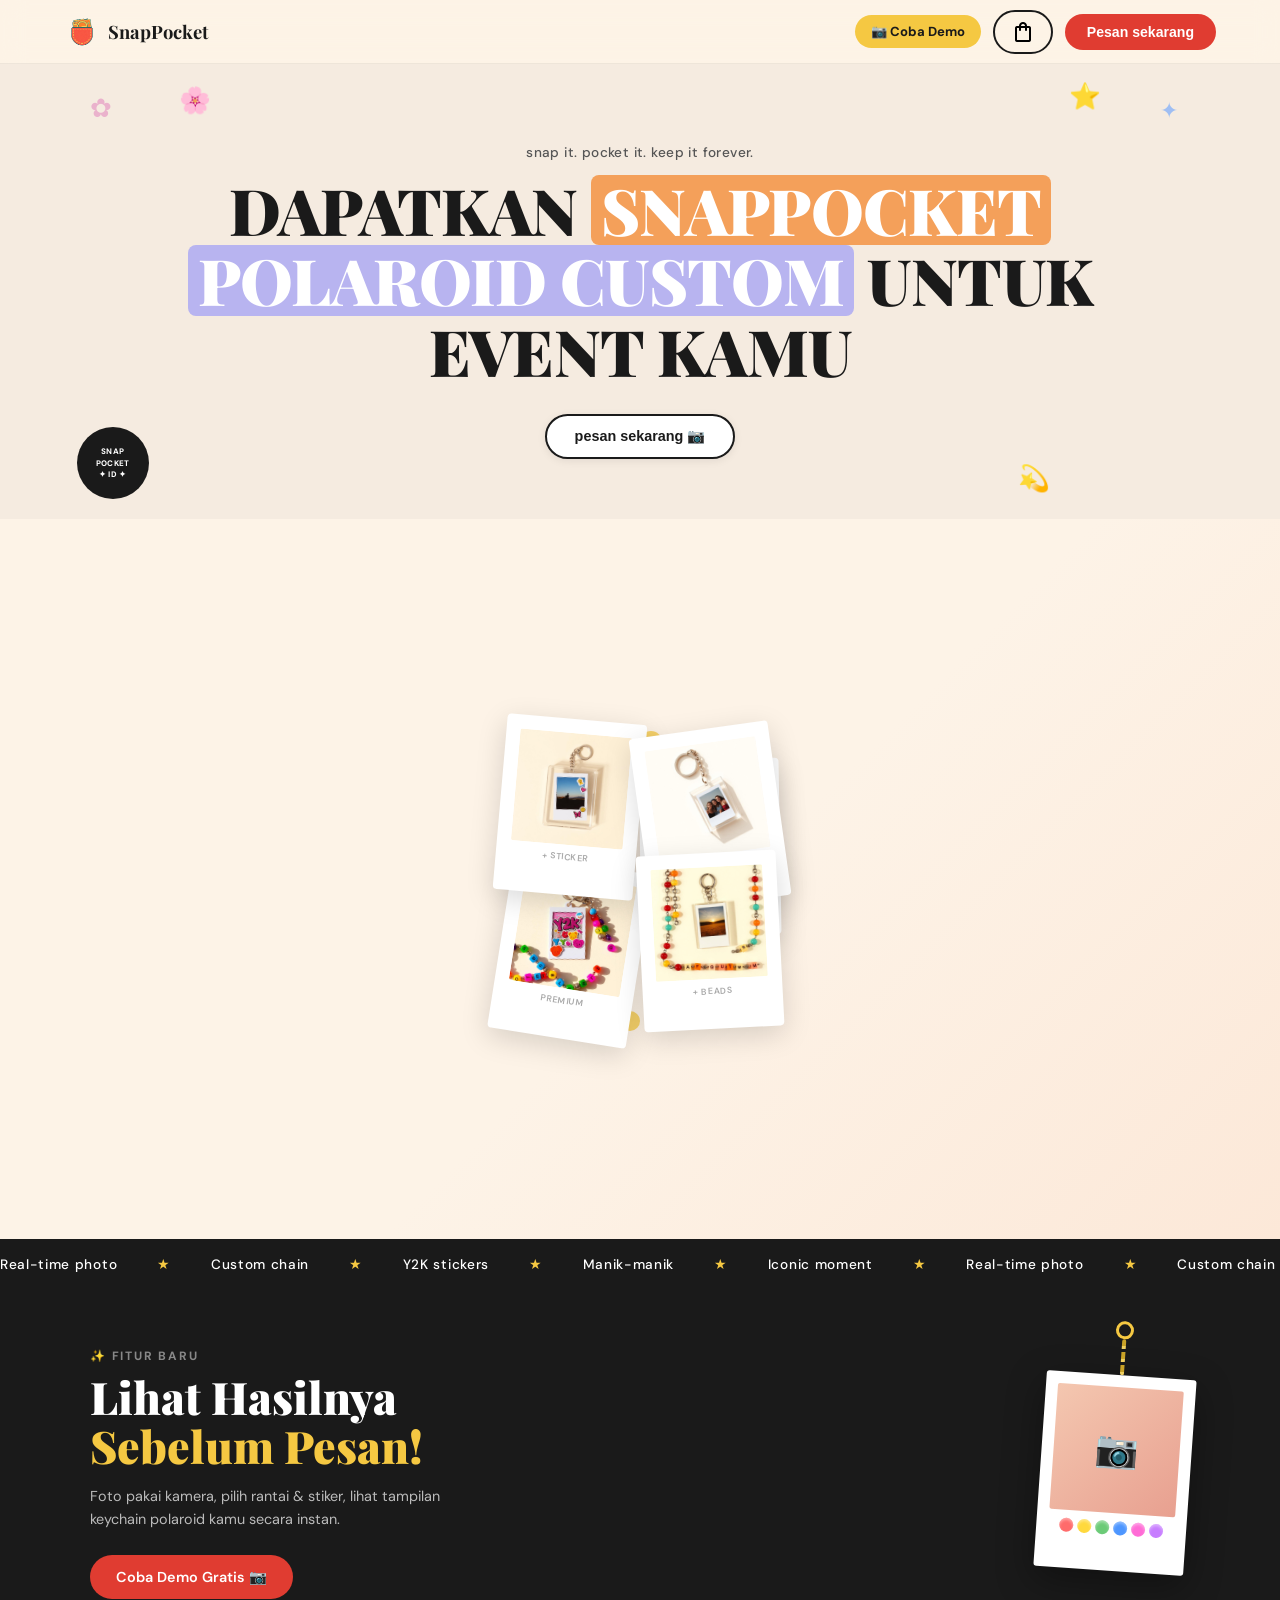
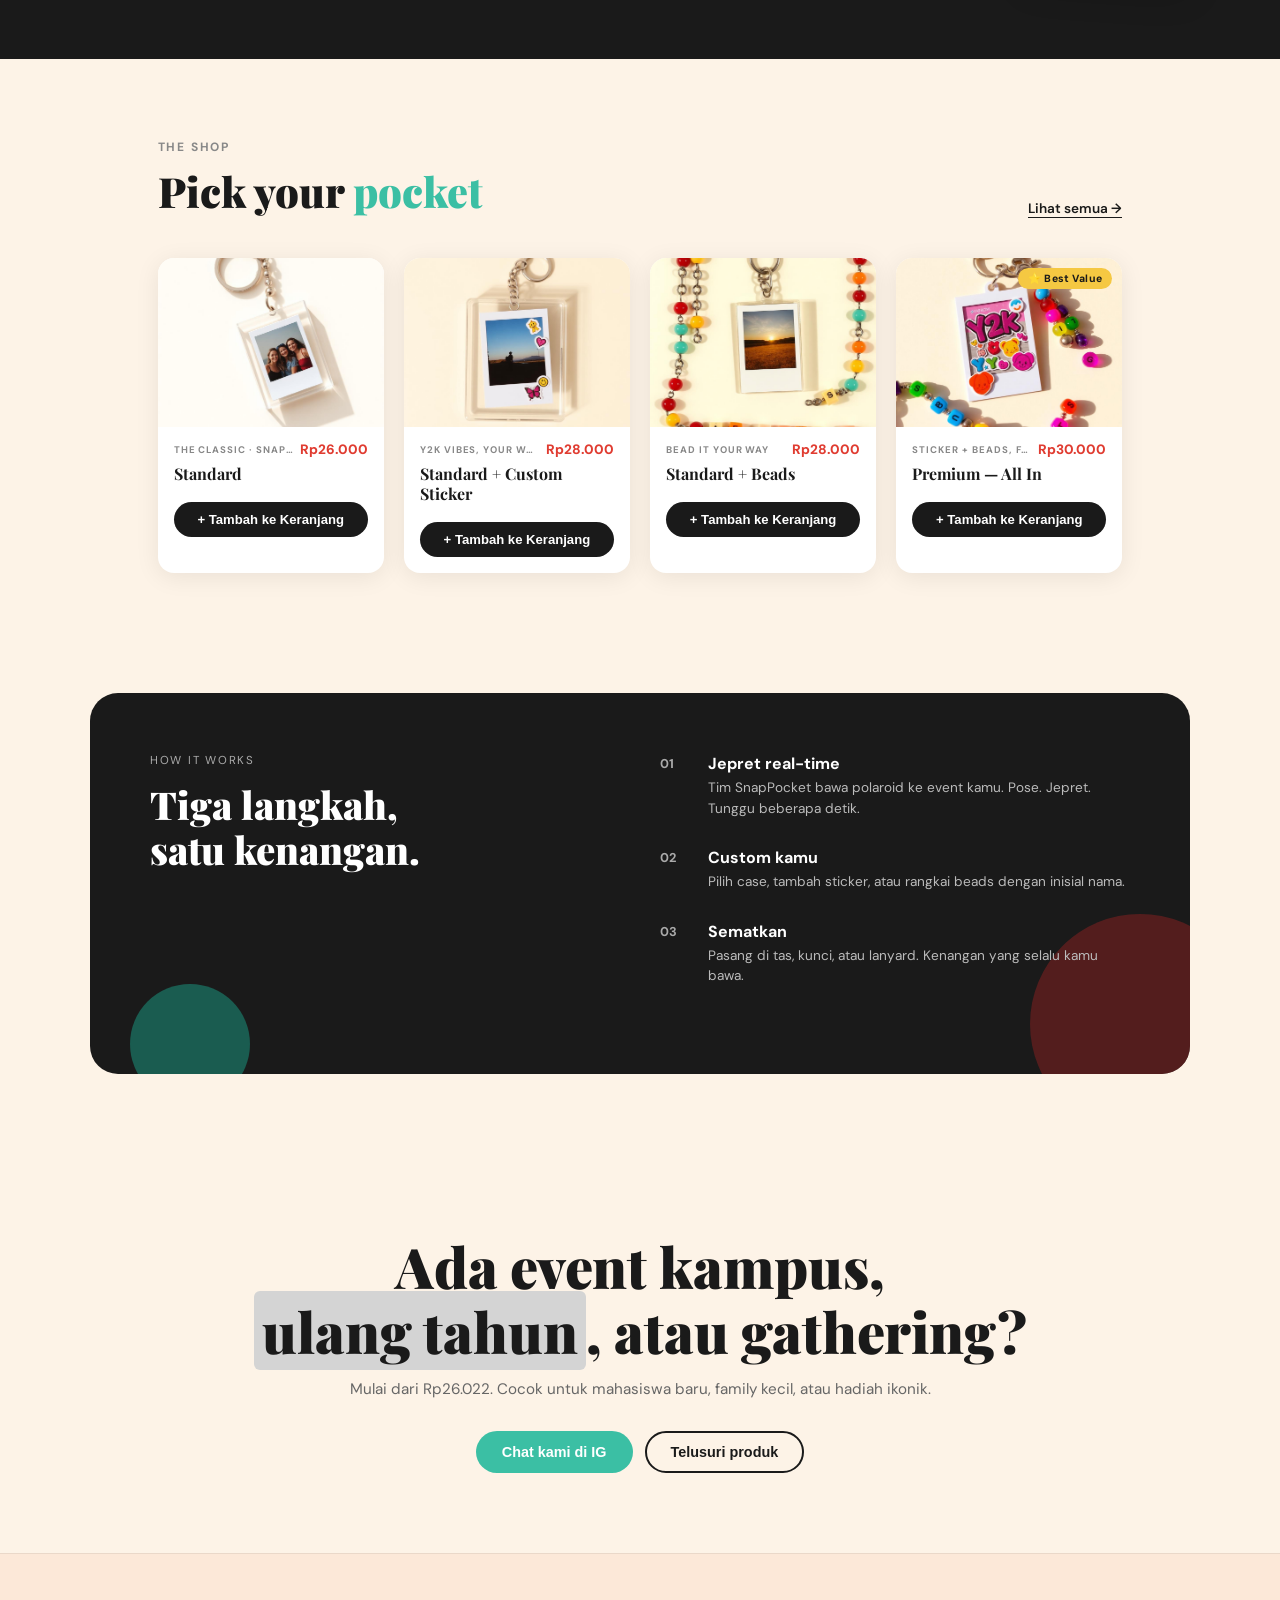
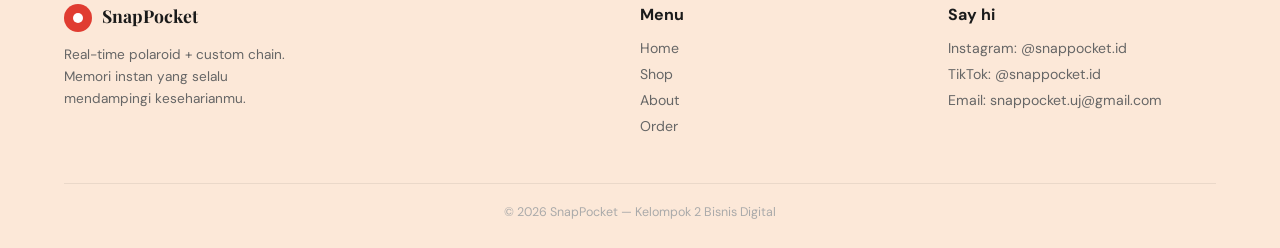
<file: index.html>
<!doctype html>
<html lang="id">
  <head>
    <meta charset="UTF-8" />
    <meta name="viewport" content="width=device-width, initial-scale=1.0" />
    <title>SnapPocket — Snap it. Pocket the moment.</title>
    <link
      href="https://fonts.googleapis.com/css2?family=Playfair+Display:wght@700;900&family=DM+Sans:wght@400;500;600&display=swap"
      rel="stylesheet"
    />
    <!-- ICONS -->
    <link
      rel="stylesheet"
      href="https://fonts.googleapis.com/css2?family=Material+Symbols+Outlined:opsz,wght,FILL,GRAD@20..48,100..700,0..1,-50..200&icon_names=shopping_bag"
    />
    <link rel="icon" type="image/png" href="img/logo_new_bg.png" />
    <link rel="stylesheet" href="style.css" />
  </head>
  <body>
    <!-- ===================== NAVBAR ===================== -->
    <nav>
      <div class="nav-logo">
        <img src="img/logo_new_bg.png" alt="SnapPocket Logo" class="nav-logo-img" />
        SnapPocket
      </div>
      <div class="nav-links">
        <!-- <a href="#home" class="active">Home</a>
        <a href="#shop">Shop</a>
        <a href="#about">About</a>
        <a href="#order">Order</a> -->
      </div>
      <div class="nav-right">
        <a href="demo.html" class="nav-demo-link">📷 Coba Demo</a>
        <button class="nav-cart-btn" onclick="openCart()">
          <span class="material-symbols-outlined"> shopping_bag </span>
          <span class="cart-badge" id="cartBadge">0</span>
        </button>
        <button class="nav-cta" onclick="scrollToShop()">Pesan sekarang</button>
        <button
          class="hamburger"
          id="hamburger"
          onclick="toggleMenu()"
          aria-label="Menu"
        >
          <span></span><span></span><span></span>
        </button>
      </div>
    </nav>
    <div class="mobile-menu" id="mobileMenu">
      <a href="#home" onclick="closeMenu()">Home</a>
      <a href="#shop" onclick="closeMenu()">Shop</a>
      <a href="#about" onclick="closeMenu()">About</a>
      <a href="#order" onclick="closeMenu()">Order</a>
      <a href="demo.html" class="mobile-demo-link" onclick="closeMenu()">📷 Coba Demo</a>
      <button
        class="btn-primary"
        style="width: fit-content"
        onclick="
          closeMenu();
          scrollToShop();
        "
      >
        Pesan sekarang
      </button>
    </div>

    <!-- =====================================================================
       HERO HEADER BANNER  ← TAMBAHAN BARU (baris ini s/d penutup section)
       Referensi: hero.png — banner pengantar playful di atas hero utama
       Posisi: tepat setelah mobile-menu, SEBELUM section#home
  ====================================================================== -->
    <div class="hero-header-banner" id="hero-banner">
      <!-- Dekorasi floating emoji -->
      <span
        class="hhb-deco"
        style="top: 20px; left: 14%; animation: float1 3s ease-in-out infinite"
        >🌸</span
      >
      <span
        class="hhb-deco"
        style="
          top: 16px;
          right: 14%;
          animation: float2 3.5s ease-in-out infinite;
        "
        >⭐</span
      >
      <span
        class="hhb-deco"
        style="
          bottom: 24px;
          right: 18%;
          animation: float1 4s ease-in-out infinite;
        "
        >💫</span
      >

      <!-- Badge non-alkohol / spinning badge -->
      <div class="hhb-badge-nona">SNAP<br />POCKET<br />✦ ID ✦</div>

      <!-- Teks pre-headline -->
      <p class="hhb-pre">snap it. pocket it. keep it forever.</p>

      <!-- Judul utama dengan highlight warna -->
      <h2 class="hhb-title">
        DAPATKAN <span class="hhb-hl-orange">SNAPPOCKET</span><br />
        <span class="hhb-hl-purple">POLAROID CUSTOM</span> UNTUK<br />
        EVENT KAMU
      </h2>

      <!-- Tombol CTA banner -->
      <button class="hhb-cta" onclick="scrollToShop()">
        pesan sekarang 📷
      </button>
    </div>
    <!-- ===================== HERO (LAMA — tetap di bawah banner) ===================== -->
    <!-- section#home tidak lagi butuh margin-top 64px karena ada banner di atas -->
    <section id="home" style="padding-top: 0">
      <!-- <div class="hero-inner">
        <div class="hero-content">
          <div class="hero-tag">
            <span>⭐</span> Kelompok 2 · Bisnis Digital
          </div>
          <h1 class="hero-title">
            Snap it. <span class="accent">Pocket</span><br />the moment.
          </h1>
          <p class="hero-desc">
            Polaroid foto real-time, dibingkai case bening, digantung di rantai
            custom. Pilih sticker, pilih beads — jadikan kenangan yang selalu
            nemenin kemana pun.
          </p>
          <div class="hero-btns">
            <button class="btn-primary" onclick="scrollToShop()">
              Lihat semua produk →
            </button>
            <button class="btn-outline" onclick="scrollToShop()">
              Pesan sekarang
            </button>
          </div>
          <div class="hero-stats">
            <div>
              <div class="stat-num">4</div>
              <div class="stat-label">varian produk</div>
            </div>
            <div>
              <div class="stat-num">~5 mnt</div>
              <div class="stat-label">cetak instan</div>
            </div>
            <div>
              <div class="stat-num">100%</div>
              <div class="stat-label">custom kamu</div>
            </div>
          </div>
        </div> -->

      <!-- ================================================================
           HERO VISUAL: Diganti dari placeholder menjadi polaroid gallery
           Referensi: tampilanProduk.png — foto bertumpuk acak miring
           (baris ini s/d penutup div.hero-visual adalah TAMBAHAN BARU)
      ================================================================ -->
      <div class="hero-visual">
        <div class="product-gallery">
          <!-- Dot dekorasi kuning (seperti di tampilanProduk.png) -->
          <div
            class="gallery-dot"
            style="width: 22px; height: 22px; top: 12px; left: 2%"
          ></div>
          <div
            class="gallery-dot"
            style="width: 16px; height: 16px; top: 55%; left: 0%"
          ></div>
          <div
            class="gallery-dot"
            style="width: 20px; height: 20px; bottom: 8px; right: 12%"
          ></div>
          <div
            class="gallery-dot"
            style="width: 14px; height: 14px; top: 20px; right: 30%"
          ></div>

          <!-- Polaroid 1 — produk Standard -->
          <div class="polaroid pol-1">
            <div class="polaroid-photo" style="background: #f0d8c8">
              <img src="img/product-standard.jpg" alt="Standard" />
            </div>
            <div class="polaroid-label">STANDARD</div>
          </div>

          <!-- Polaroid 2 — produk Standard + Sticker -->
          <div class="polaroid pol-2">
            <div class="polaroid-photo">
              <img src="img/product-sticker.jpg" alt="Sticker" />
            </div>
            <div class="polaroid-label">+ STICKER</div>
          </div>

          <!-- Polaroid 3 — produk Standard + Beads -->
          <div class="polaroid pol-3">
            <div class="polaroid-photo">
              <img src="img/product-beads.jpg" alt="Beads" />
            </div>
            <div class="polaroid-label">+ BEADS</div>
          </div>

          <!-- Polaroid 4 — produk Premium All In -->
          <div class="polaroid pol-4">
            <div class="polaroid-photo">
              <img src="img/product-premium.jpg" alt="Premium" />
            </div>
            <div class="polaroid-label">PREMIUM</div>
          </div>

          <!-- Polaroid 5 — moment foto (center) -->
          <div class="polaroid pol-5">
            <div class="polaroid-photo">
              <img src="img/about-shot.jpg" alt="Moment" />
            </div>
            <div class="polaroid-label">smile!</div>
          </div>
        </div>

        <!-- Badge harga tetap dipertahankan -->
        <!-- <div class="hero-price-badge">MULAI<br />Rp26.022</div>
        </div> -->
        <!-- ================================================================ -->
      </div>
    </section>

    <!-- ===================== MARQUEE ===================== -->
    <div class="marquee-wrap">
      <div class="marquee-track" id="marqueeTrack">
        <span>Real-time photo</span><span class="star">★</span>
        <span>Custom chain</span><span class="star">★</span>
        <span>Y2K stickers</span><span class="star">★</span>
        <span>Manik-manik</span><span class="star">★</span>
        <span>Iconic moment</span><span class="star">★</span>
        <span>Real-time photo</span><span class="star">★</span>
        <span>Custom chain</span><span class="star">★</span>
        <span>Y2K stickers</span><span class="star">★</span>
        <span>Manik-manik</span><span class="star">★</span>
        <span>Iconic moment</span><span class="star">★</span>
        <!-- duplicate for seamless loop -->
        <span>Real-time photo</span><span class="star">★</span>
        <span>Custom chain</span><span class="star">★</span>
        <span>Y2K stickers</span><span class="star">★</span>
        <span>Manik-manik</span><span class="star">★</span>
        <span>Iconic moment</span><span class="star">★</span>
        <span>Real-time photo</span><span class="star">★</span>
        <span>Custom chain</span><span class="star">★</span>
        <span>Y2K stickers</span><span class="star">★</span>
        <span>Manik-manik</span><span class="star">★</span>
        <span>Iconic moment</span><span class="star">★</span>
      </div>
    </div>

    <!-- ===================== DEMO PROMO ===================== -->
    <section class="demo-promo reveal">
      <div class="demo-promo-inner">
        <div class="demo-promo-text">
          <div class="section-label">✨ FITUR BARU</div>
          <h2 class="demo-promo-title">
            Lihat Hasilnya<br /><span class="accent">Sebelum Pesan!</span>
          </h2>
          <p class="demo-promo-desc">
            Foto pakai kamera, pilih rantai &amp; stiker, lihat tampilan
            keychain polaroid kamu secara instan.
          </p>
          <a href="demo.html" class="btn-primary" style="display:inline-flex;gap:8px;align-items:center;text-decoration:none;">
            Coba Demo Gratis 📷
          </a>
        </div>
        <div class="demo-promo-visual" aria-hidden="true">
          <div class="demo-promo-polaroid">
            <div class="demo-promo-photo">📷</div>
            <div class="demo-promo-chain">
              <div class="demo-promo-ring"></div>
              <div class="demo-promo-chainline"></div>
            </div>
            <div class="demo-promo-beads">
              <span style="background:#FF6B6B"></span>
              <span style="background:#FFD93D"></span>
              <span style="background:#6BCB77"></span>
              <span style="background:#4D96FF"></span>
              <span style="background:#FF6BD6"></span>
              <span style="background:#C77DFF"></span>
            </div>
          </div>
        </div>
      </div>
    </section>

    <!-- ===================== SHOP ===================== -->
    <section id="shop" style="padding-top: 80px; padding-bottom: 80px">
      <div style="max-width: 1200px; margin: 0 auto; padding: 0 5%">
        <div class="shop-header reveal">
          <div>
            <div class="section-label">THE SHOP</div>
            <h2 class="section-title">
              Pick your <span class="accent">pocket</span>
            </h2>
          </div>
          <a href="#shop">Lihat semua →</a>
        </div>
        <div class="product-grid" id="productGrid">
          <!-- Cards injected by JS -->
        </div>
      </div>
    </section>

    <!-- ===================== HOW IT WORKS ===================== -->
    <section id="about" style="padding: 40px 5% 80px">
      <div class="how-box reveal">
        <div>
          <div class="how-label">HOW IT WORKS</div>
          <h2 class="how-title">Tiga langkah,<br />satu kenangan.</h2>
        </div>
        <div class="how-steps">
          <div class="step">
            <div class="step-num">01</div>
            <div>
              <div class="step-title">Jepret real-time</div>
              <div class="step-desc">
                Tim SnapPocket bawa polaroid ke event kamu. Pose. Jepret. Tunggu
                beberapa detik.
              </div>
            </div>
          </div>
          <div class="step">
            <div class="step-num">02</div>
            <div>
              <div class="step-title">Custom kamu</div>
              <div class="step-desc">
                Pilih case, tambah sticker, atau rangkai beads dengan inisial
                nama.
              </div>
            </div>
          </div>
          <div class="step">
            <div class="step-num">03</div>
            <div>
              <div class="step-title">Sematkan</div>
              <div class="step-desc">
                Pasang di tas, kunci, atau lanyard. Kenangan yang selalu kamu
                bawa.
              </div>
            </div>
          </div>
        </div>
      </div>
    </section>

    <!-- ===================== CTA ===================== -->
    <section id="order" class="cta-section reveal">
      <h2 class="cta-title">
        Ada event kampus,<br /><span class="highlight">ulang tahun</span>, atau
        gathering?
      </h2>
      <p class="cta-sub">
        Mulai dari Rp26.022. Cocok untuk mahasiswa baru, family kecil, atau
        hadiah ikonik.
      </p>
      <div class="cta-btns">
        <button
          class="btn-primary btn-teal"
          onclick="window.open('https://instagram.com/snappocket.id', '_blank')"
        >
          Chat kami di IG
        </button>
        <button class="btn-outline" onclick="scrollToShop()">
          Telusuri produk
        </button>
      </div>
    </section>

    <!-- ===================== FOOTER ===================== -->
    <footer>
      <div class="footer-grid">
        <div>
          <div class="footer-brand">
            <div
              class="dot"
              style="
                width: 28px;
                height: 28px;
                border-radius: 50%;
                background: var(--red);
                display: flex;
                align-items: center;
                justify-content: center;
                flex-shrink: 0;
              "
            >
              <div
                style="
                  width: 10px;
                  height: 10px;
                  border-radius: 50%;
                  background: #fff;
                "
              ></div>
            </div>
            <span
              style="
                font-family: var(--font-head);
                font-weight: 700;
                font-size: 1.1rem;
              "
              >SnapPocket</span
            >
          </div>
          <p class="footer-tagline">
            Real-time polaroid + custom chain. Memori instan yang selalu
            mendampingi keseharianmu.
          </p>
        </div>
        <div class="footer-col">
          <div class="footer-col-title">Menu</div>
          <a href="#home">Home</a>
          <a href="#shop">Shop</a>
          <a href="#about">About</a>
          <a href="#order">Order</a>
        </div>
        <div class="footer-col">
          <div class="footer-col-title">Say hi</div>
          <a href="https://instagram.com/snappocket.id" target="_blank"
            >Instagram: @snappocket.id</a
          >
          <a href="https://tiktok.com/@snappocket.id" target="_blank"
            >TikTok: @snappocket.id</a
          >
          <a href="mailto:snappocket.uj@gmail.com"
            >Email: snappocket.uj@gmail.com</a
          >
        </div>
      </div>
      <div class="footer-bottom">
        © 2026 SnapPocket — Kelompok 2 Bisnis Digital
      </div>
    </footer>

    <!-- ===================== ADD-TO-CART MODAL ===================== -->
    <div
      class="modal-overlay"
      id="productModal"
      onclick="handleModalOverlayClick(event)"
    >
      <div class="modal-sheet" style="position: relative">
        <button class="close-modal" onclick="closeModal()">✕</button>
        <div class="modal-img" id="modalImg">📸</div>
        <div class="modal-body">
          <div class="modal-header">
            <div class="modal-product-name" id="modalName">Nama Produk</div>
            <div class="modal-price" id="modalPrice">Rp0</div>
          </div>
          <div class="modal-desc" id="modalDesc">Deskripsi produk</div>

          <!-- Temperature selector -->
          <div class="modal-section" id="tempSection">
            <div class="modal-section-title">Rantai <span>Pilih 1</span></div>
            <div class="option-grid" id="chainOptions">
              <button
                class="option-btn selected"
                data-group="chain"
                data-val="Silver"
                onclick="selectOption(this, 'chain')"
              >
                <span class="option-icon">🔗</span>Silver
              </button>
              <button
                class="option-btn"
                data-group="chain"
                data-val="Gold"
                onclick="selectOption(this, 'chain')"
              >
                <span class="option-icon">✨</span>Gold
              </button>
            </div>
          </div>

          <!-- Size selector (for products with beads) -->
          <div class="modal-section" id="beadsSection" style="display: none">
            <div class="modal-section-title">
              Warna Beads <span>Pilih 1</span>
            </div>
            <div class="option-grid">
              <button
                class="option-btn selected"
                data-group="beads"
                data-val="Colorful"
                onclick="selectOption(this, 'beads')"
              >
                <span class="option-icon">🌈</span>Colorful
              </button>
              <button
                class="option-btn"
                data-group="beads"
                data-val="Pastel"
                onclick="selectOption(this, 'beads')"
              >
                <span class="option-icon">🌸</span>Pastel
              </button>
            </div>
          </div>

          <!-- Sticker section (for products with sticker) -->
          <div class="modal-section" id="stickerSection" style="display: none">
            <div class="modal-section-title">
              Tema Sticker <span>Pilih 1</span>
            </div>
            <div class="option-grid">
              <button
                class="option-btn selected"
                data-group="sticker"
                data-val="Y2K"
                onclick="selectOption(this, 'sticker')"
              >
                <span class="option-icon">💫</span>Y2K
              </button>
              <button
                class="option-btn"
                data-group="sticker"
                data-val="Cute"
                onclick="selectOption(this, 'sticker')"
              >
                <span class="option-icon">🐣</span>Cute
              </button>
            </div>
          </div>
        </div>

        <div class="modal-footer">
          <div class="qty-ctrl">
            <button class="qty-btn" onclick="changeQty(-1)">−</button>
            <span class="qty-num" id="qtyNum">1</span>
            <button class="qty-btn" onclick="changeQty(1)">+</button>
          </div>
          <button class="add-btn" id="addBtn" onclick="addToCart()">
            + Keranjang Rp0
          </button>
        </div>
      </div>
    </div>

    <!-- ===================== CART SIDEBAR ===================== -->
    <div
      class="cart-overlay"
      id="cartOverlay"
      onclick="handleCartOverlayClick(event)"
    >
      <div class="cart-panel">
        <div class="cart-head">
          <h2>🛍 Keranjang</h2>
          <button class="cart-close" onclick="closeCart()">✕</button>
        </div>
        <div class="cart-items" id="cartItems">
          <div class="cart-empty">Keranjang masih kosong 🛒</div>
        </div>
        <div class="cart-foot">
          <div class="cart-total-row">
            <span>Total</span>
            <span id="cartTotal">Rp0</span>
          </div>
          <button class="checkout-btn" onclick="openQRModal()">
            Bayar Sekarang 💳
          </button>
        </div>
      </div>
    </div>

    <!-- ===================== QR CODE MODAL ===================== -->
    <div
      class="qr-overlay"
      id="qrOverlay"
      onclick="handleQROverlayClick(event)"
    >
      <div class="qr-box">
        <div class="qr-title">Pembayaran 🎉</div>
        <div class="qr-sub">Scan QR di bawah untuk transfer</div>
        <div class="qr-placeholder" id="qrImg">
          <img
            src="img/QRIS.png"
            alt="QRIS"
            style="
              width: 100%;
              height: 100%;
              object-fit: contain;
              border-radius: 8px;
            "
          />
        </div>
        <div class="qr-amount" id="qrAmount">Rp0</div>
        <div class="qr-note">
          Setelah transfer, klik tombol di bawah untuk konfirmasi via WhatsApp
        </div>
        <div class="qr-actions">
          <button class="qr-confirm-btn" onclick="confirmPayment()">
            Konfirmasi Pembayaran 💬
          </button>
          <button class="qr-close-btn" onclick="closeQRModal()">Tutup</button>
        </div>
      </div>
    </div>
  </body>
  <script src="app.js"></script>
</html>
</file>
<file: style.css>
/* =========================================================
       CSS VARIABLES & RESET
    ========================================================= */
*,
*::before,
*::after {
  box-sizing: border-box;
  margin: 0;
  padding: 0;
}

:root {
  --bg: #fdf3e7;
  --bg2: #fce8d8;
  --dark: #1a1a1a;
  --red: #e03c31;
  --teal: #3bbfa4;
  --yellow: #f5c842;
  --white: #ffffff;
  --gray: #888;
  --light-gray: #f4f4f0;
  --font-head: "Playfair Display", serif;
  --font-body: "DM Sans", sans-serif;
  --radius: 16px;
  --shadow: 0 4px 24px rgba(0, 0, 0, 0.08);
}

html {
  scroll-behavior: smooth;
}
body {
  font-family: var(--font-body);
  background: var(--bg);
  color: var(--dark);
  overflow-x: hidden;
}
a {
  text-decoration: none;
  color: inherit;
}
img {
  display: block;
  max-width: 100%;
}

/* =========================================================
       NAVBAR
    ========================================================= */
nav {
  position: fixed;
  top: 0;
  left: 0;
  right: 0;
  z-index: 100;
  display: flex;
  align-items: center;
  justify-content: space-between;
  padding: 0 5%;
  height: 64px;
  background: rgba(253, 243, 231, 0.92);
  backdrop-filter: blur(12px);
  border-bottom: 1px solid rgba(0, 0, 0, 0.06);
}
.nav-logo {
  display: flex;
  align-items: center;
  gap: 8px;
  font-family: var(--font-head);
  font-size: 1.15rem;
  font-weight: 700;
}
.nav-logo .dot {
  width: 28px;
  height: 28px;
  border-radius: 50%;
  background: var(--red);
  display: flex;
  align-items: center;
  justify-content: center;
}
.nav-logo-img {
  height: 36px;
  width: auto;
  object-fit: contain;
  display: block;
}
.nav-logo .dot::after {
  content: "";
  width: 10px;
  height: 10px;
  border-radius: 50%;
  background: #fff;
}
.nav-links {
  display: flex;
  gap: 28px;
  font-size: 0.9rem;
  font-weight: 500;
}
.nav-links a {
  padding: 4px 0;
  position: relative;
}
.nav-links a.active::after {
  content: "";
  position: absolute;
  bottom: -2px;
  left: 0;
  right: 0;
  height: 2px;
  background: var(--dark);
  border-radius: 2px;
}
.nav-cta {
  background: var(--red);
  color: #fff;
  border: none;
  cursor: pointer;
  padding: 10px 22px;
  border-radius: 50px;
  font-size: 0.88rem;
  font-weight: 600;
  transition:
    transform 0.15s,
    box-shadow 0.15s;
}
.nav-cta:hover {
  transform: translateY(-1px);
  box-shadow: 0 6px 18px rgba(224, 60, 49, 0.35);
}

/* demo link in nav */
.nav-demo-link {
  display: inline-flex;
  align-items: center;
  gap: 5px;
  background: var(--yellow);
  color: var(--dark);
  border-radius: 50px;
  padding: 8px 16px;
  font-size: 0.82rem;
  font-weight: 700;
  text-decoration: none;
  transition: transform 0.15s, box-shadow 0.15s;
  white-space: nowrap;
}
.nav-demo-link:hover {
  transform: translateY(-1px);
  box-shadow: 0 4px 14px rgba(245, 200, 66, 0.45);
}

/* cart icon in nav */
.nav-cart-btn {
  position: relative;
  background: none;
  border: 2px solid var(--dark);
  border-radius: 50px;
  padding: 8px 16px;
  cursor: pointer;
  font-weight: 600;
  font-size: 0.88rem;
  display: flex;
  align-items: center;
  gap: 6px;
  transition: background 0.15s;
}
.nav-cart-btn:hover {
  background: var(--dark);
  color: #fff;
}
.cart-badge {
  position: absolute;
  top: -6px;
  right: -6px;
  background: var(--red);
  color: #fff;
  border-radius: 50%;
  width: 20px;
  height: 20px;
  font-size: 0.7rem;
  font-weight: 700;
  display: flex;
  align-items: center;
  justify-content: center;
  display: none;
}
.nav-right {
  display: flex;
  align-items: center;
  gap: 12px;
}

/* hamburger */
.hamburger {
  display: none;
  flex-direction: column;
  gap: 5px;
  background: none;
  border: none;
  cursor: pointer;
  padding: 4px;
}
.hamburger span {
  width: 24px;
  height: 2px;
  background: var(--dark);
  border-radius: 2px;
  transition: all 0.28s ease;
}
/* Hamburger → X when menu is open */
.hamburger.open span:nth-child(1) {
  transform: translateY(7px) rotate(45deg);
}
.hamburger.open span:nth-child(2) {
  opacity: 0;
  transform: scaleX(0);
}
.hamburger.open span:nth-child(3) {
  transform: translateY(-7px) rotate(-45deg);
}

.mobile-menu {
  display: none;
  position: fixed;
  top: 64px;
  left: 0;
  right: 0;
  background: rgba(253, 243, 231, 0.97);
  backdrop-filter: blur(14px);
  padding: 8px 5% 20px;
  flex-direction: column;
  gap: 0;
  z-index: 99;
  border-bottom: 1px solid rgba(0, 0, 0, 0.08);
  box-shadow: 0 12px 32px rgba(0, 0, 0, 0.08);
}
.mobile-menu.open {
  display: flex;
  animation: menuSlideDown 0.22s ease-out both;
}
@keyframes menuSlideDown {
  from { opacity: 0; transform: translateY(-10px); }
  to   { opacity: 1; transform: translateY(0); }
}
.mobile-menu a {
  font-size: 1rem;
  font-weight: 600;
  padding: 14px 0;
  border-bottom: 1px solid rgba(0, 0, 0, 0.07);
  color: var(--dark);
  transition: color 0.15s, padding-left 0.15s;
  display: block;
}
.mobile-menu a:hover {
  color: var(--red);
  padding-left: 6px;
}
.mobile-menu a:last-of-type {
  border-bottom: none;
}
/* Demo link pill in mobile menu */
.mobile-menu .mobile-demo-link {
  background: var(--yellow);
  color: var(--dark);
  border-radius: 50px;
  padding: 11px 16px;
  text-align: center;
  font-weight: 700;
  font-size: 0.9rem;
  margin-top: 12px;
  border-bottom: none !important;
  transition: transform 0.15s, box-shadow 0.15s;
}
.mobile-menu .mobile-demo-link:hover {
  padding-left: 16px;
  transform: translateY(-1px);
  box-shadow: 0 4px 14px rgba(245, 200, 66, 0.45);
}
.mobile-menu .btn-primary {
  margin-top: 8px;
}

/* =========================================================
       HERO
    ========================================================= */
#home {
  min-height: 80vh;
  padding-top: 0;
  display: flex;
  align-items: center;
  justify-content: center;
  background: linear-gradient(135deg, #fdf3e7 55%, #fce8d8 100%);
  overflow: hidden;
  position: relative;
}
.hero-inner {
  display: grid;
  grid-template-columns: 1fr 1fr;
  align-items: center;
  gap: 40px;
  max-width: 1200px;
  margin: 0 auto;
  padding: 60px 5%;
  width: 100%;
}
.hero-tag {
  display: inline-flex;
  align-items: center;
  gap: 6px;
  background: #fff;
  border-radius: 50px;
  padding: 6px 14px;
  font-size: 0.78rem;
  font-weight: 600;
  margin-bottom: 20px;
  box-shadow: 0 2px 8px rgba(0, 0, 0, 0.06);
}
.hero-tag span {
  color: var(--yellow);
  font-size: 1rem;
}
.hero-title {
  font-family: var(--font-head);
  font-size: clamp(2.4rem, 5vw, 3.8rem);
  line-height: 1.08;
  font-weight: 900;
  margin-bottom: 20px;
}
.hero-title .accent {
  color: var(--red);
}
.hero-desc {
  color: #555;
  font-size: 0.95rem;
  line-height: 1.65;
  margin-bottom: 32px;
  max-width: 400px;
}
.hero-btns {
  display: flex;
  gap: 12px;
  flex-wrap: wrap;
  margin-bottom: 40px;
}
.btn-primary {
  background: var(--red);
  color: #fff;
  border: none;
  cursor: pointer;
  padding: 13px 26px;
  border-radius: 50px;
  font-size: 0.9rem;
  font-weight: 600;
  display: inline-flex;
  align-items: center;
  gap: 6px;
  transition:
    transform 0.15s,
    box-shadow 0.15s;
}
.btn-primary:hover {
  transform: translateY(-2px);
  box-shadow: 0 8px 20px rgba(224, 60, 49, 0.3);
}
.btn-outline {
  background: transparent;
  color: var(--dark);
  border: 2px solid var(--dark);
  cursor: pointer;
  padding: 11px 24px;
  border-radius: 50px;
  font-size: 0.9rem;
  font-weight: 600;
  transition:
    background 0.15s,
    color 0.15s;
}
.btn-outline:hover {
  background: var(--dark);
  color: #fff;
}
.hero-stats {
  display: flex;
  gap: 32px;
}
.stat-num {
  font-family: var(--font-head);
  font-size: 1.5rem;
  font-weight: 900;
  color: var(--red);
}
.stat-label {
  font-size: 0.75rem;
  color: var(--gray);
}

/* hero image placeholder area */
.hero-visual {
  position: relative;
  border-radius: 24px;
  overflow: visible;
  display: flex;
  align-items: center;
  justify-content: center;
  min-height: 360px;
}
.hero-img-box {
  width: 100%;
  aspect-ratio: 4/3;
  border-radius: 20px;
  background: linear-gradient(135deg, #f4c7b0, #e8a090);
  display: flex;
  align-items: center;
  justify-content: center;
  font-size: 0.85rem;
  color: #a06050;
  font-weight: 500;
  text-align: center;
  position: relative;
  overflow: hidden;
}
.hero-img-box::before {
  content: "📷";
  font-size: 3rem;
  display: block;
  margin-bottom: 8px;
}
.hero-price-badge {
  position: absolute;
  top: -12px;
  right: -12px;
  background: var(--red);
  color: #fff;
  border-radius: 50%;
  width: 80px;
  height: 80px;
  display: flex;
  flex-direction: column;
  align-items: center;
  justify-content: center;
  font-size: 0.6rem;
  font-weight: 700;
  text-align: center;
  line-height: 1.3;
  box-shadow: 0 4px 16px rgba(224, 60, 49, 0.4);
  animation: pulse 2s ease-in-out infinite;
}
@keyframes pulse {
  0%,
  100% {
    transform: scale(1);
  }
  50% {
    transform: scale(1.05);
  }
}
.hero-smile-card {
  position: absolute;
  bottom: 20px;
  left: -20px;
  background: var(--yellow);
  border-radius: 12px;
  padding: 14px 20px;
  font-family: var(--font-head);
  font-size: 1.1rem;
  font-weight: 700;
  box-shadow: 0 6px 20px rgba(0, 0, 0, 0.12);
  transform: rotate(-3deg);
}

/* =========================================================
       MARQUEE
    ========================================================= */
.marquee-wrap {
  background: var(--dark);
  color: #fff;
  padding: 14px 0;
  overflow: hidden;
  white-space: nowrap;
}
.marquee-track {
  display: inline-flex;
  gap: 40px;
  animation: marquee 18s linear infinite;
}
.marquee-track span {
  font-size: 0.85rem;
  font-weight: 500;
  letter-spacing: 0.05em;
}
.marquee-track .star {
  color: var(--yellow);
}
@keyframes marquee {
  from {
    transform: translateX(0);
  }
  to {
    transform: translateX(-50%);
  }
}

/* =========================================================
       SHOP SECTION
    ========================================================= */
#shop {
  padding: 90px 5%;
  max-width: 1200px;
  margin: 0 auto;
}
.section-label {
  font-size: 0.75rem;
  font-weight: 700;
  letter-spacing: 0.15em;
  color: var(--gray);
  text-transform: uppercase;
  margin-bottom: 8px;
}
.section-title {
  font-family: var(--font-head);
  font-size: clamp(1.8rem, 3.5vw, 2.6rem);
  font-weight: 900;
}
.section-title .accent {
  color: var(--teal);
}
.shop-header {
  display: flex;
  align-items: flex-end;
  justify-content: space-between;
  margin-bottom: 40px;
}
.shop-header a {
  font-size: 0.85rem;
  font-weight: 600;
  color: var(--dark);
  border-bottom: 1px solid var(--dark);
}

.product-grid {
  display: grid;
  grid-template-columns: repeat(4, 1fr);
  gap: 20px;
}
.product-card {
  background: #fff;
  border-radius: var(--radius);
  overflow: hidden;
  box-shadow: var(--shadow);
  cursor: pointer;
  transition:
    transform 0.2s,
    box-shadow 0.2s;
  position: relative;
}
.product-card:hover {
  transform: translateY(-4px);
  box-shadow: 0 12px 32px rgba(0, 0, 0, 0.12);
}
.product-img {
  width: 100%;
  aspect-ratio: 4/3;
  background: var(--light-gray);
  display: flex;
  align-items: center;
  justify-content: center;
  font-size: 2.5rem;
  position: relative;
  overflow: hidden;
}
.best-value-badge {
  position: absolute;
  top: 10px;
  right: 10px;
  background: var(--yellow);
  color: var(--dark);
  font-size: 0.65rem;
  font-weight: 800;
  padding: 4px 10px;
  border-radius: 50px;
  letter-spacing: 0.04em;
}
.product-info {
  padding: 14px 16px 16px;
  display: flex;
  flex-direction: column;
  gap: 6px;
}
.product-meta {
  display: flex;
  align-items: center;
  justify-content: space-between;
  gap: 6px;
}
.product-label {
  font-size: 0.6rem;
  letter-spacing: 0.1em;
  font-weight: 700;
  color: var(--gray);
  text-transform: uppercase;
  flex: 1;
  min-width: 0;
  white-space: nowrap;
  overflow: hidden;
  text-overflow: ellipsis;
}
.product-price {
  font-size: 0.85rem;
  font-weight: 800;
  color: var(--red);
  flex-shrink: 0;
}
.product-name {
  font-family: var(--font-head);
  font-size: 1rem;
  font-weight: 700;
  line-height: 1.25;
}
.add-to-cart-btn {
  width: 100%;
  margin-top: 12px;
  padding: 10px;
  background: var(--dark);
  color: #fff;
  border: none;
  border-radius: 50px;
  font-size: 0.82rem;
  font-weight: 600;
  cursor: pointer;
  transition: background 0.15s;
}
.add-to-cart-btn:hover {
  background: var(--red);
}

/* =========================================================
       HOW IT WORKS
    ========================================================= */
#about {
  padding: 40px 5% 90px;
}
.how-box {
  max-width: 1100px;
  margin: 0 auto;
  background: var(--dark);
  color: #fff;
  border-radius: 28px;
  padding: 60px;
  display: grid;
  grid-template-columns: 1fr 1fr;
  gap: 40px;
  position: relative;
  overflow: hidden;
}
.how-box::after {
  content: "";
  position: absolute;
  right: -60px;
  bottom: -60px;
  width: 220px;
  height: 220px;
  border-radius: 50%;
  background: #7b2020;
  opacity: 0.6;
}
.how-box::before {
  content: "";
  position: absolute;
  left: 40px;
  bottom: -30px;
  width: 120px;
  height: 120px;
  border-radius: 50%;
  background: #1a5c50;
}
.how-label {
  font-size: 0.72rem;
  letter-spacing: 0.15em;
  color: #aaa;
  text-transform: uppercase;
  margin-bottom: 14px;
}
.how-title {
  font-family: var(--font-head);
  font-size: clamp(1.8rem, 3vw, 2.6rem);
  font-weight: 900;
  line-height: 1.15;
}
.how-steps {
  position: relative;
  z-index: 1;
}
.step {
  display: flex;
  gap: 20px;
  margin-bottom: 28px;
}
.step-num {
  font-size: 0.8rem;
  font-weight: 700;
  color: #aaa;
  min-width: 28px;
  padding-top: 2px;
}
.step-title {
  font-weight: 700;
  margin-bottom: 4px;
}
.step-desc {
  font-size: 0.85rem;
  color: #bbb;
  line-height: 1.5;
}

/* =========================================================
       CTA SECTION
    ========================================================= */
.cta-section {
  padding: 80px 5%;
  text-align: center;
}
.cta-title {
  font-family: var(--font-head);
  font-size: clamp(2rem, 5vw, 3.5rem);
  font-weight: 900;
  line-height: 1.15;
  margin-bottom: 16px;
}
.cta-title .highlight {
  background: #d4d4d4;
  padding: 2px 8px;
  border-radius: 6px;
}
.cta-sub {
  color: #666;
  font-size: 0.95rem;
  margin-bottom: 32px;
}
.cta-btns {
  display: flex;
  gap: 12px;
  justify-content: center;
  flex-wrap: wrap;
}
.btn-teal {
  background: var(--teal);
  color: #fff;
}
.btn-teal:hover {
  background: #2fa090;
}

/* =========================================================
       FOOTER
    ========================================================= */
footer {
  background: var(--bg2);
  border-top: 1px solid rgba(0, 0, 0, 0.07);
  padding: 50px 5% 28px;
}
.footer-grid {
  max-width: 1200px;
  margin: 0 auto;
  display: grid;
  grid-template-columns: 2fr 1fr 1fr;
  gap: 40px;
  margin-bottom: 40px;
}
.footer-brand {
  display: flex;
  align-items: flex-start;
  gap: 10px;
  margin-bottom: 12px;
}
.footer-tagline {
  font-size: 0.85rem;
  color: #666;
  line-height: 1.6;
  max-width: 240px;
}
.footer-col-title {
  font-weight: 700;
  margin-bottom: 14px;
}
.footer-col a {
  display: block;
  font-size: 0.88rem;
  color: #666;
  margin-bottom: 8px;
}
.footer-col a:hover {
  color: var(--dark);
}
.footer-bottom {
  text-align: center;
  font-size: 0.78rem;
  color: #aaa;
  padding-top: 20px;
  border-top: 1px solid rgba(0, 0, 0, 0.07);
}

/* =========================================================
       ADD TO CART MODAL (mobile-style pop-up)
    ========================================================= */
.modal-overlay {
  position: fixed;
  inset: 0;
  background: rgba(0, 0, 0, 0.45);
  z-index: 200;
  display: flex;
  align-items: flex-end;
  justify-content: center;
  opacity: 0;
  pointer-events: none;
  transition: opacity 0.25s;
}
.modal-overlay.open {
  opacity: 1;
  pointer-events: all;
}
.modal-sheet {
  background: #fff;
  border-radius: 24px 24px 0 0;
  width: 100%;
  max-width: 480px;
  padding: 0 0 32px;
  transform: translateY(100%);
  transition: transform 0.3s cubic-bezier(0.32, 0, 0.15, 1);
  max-height: 90vh;
  overflow-y: auto;
}
.modal-overlay.open .modal-sheet {
  transform: translateY(0);
}
.modal-img {
  width: 100%;
  height: 200px;
  object-fit: cover;
  background: linear-gradient(135deg, #f0e0d0, #e0c0a0);
  display: flex;
  align-items: center;
  justify-content: center;
  font-size: 4rem;
  border-radius: 24px 24px 0 0;
}
.modal-body {
  padding: 20px 24px 0;
}
.modal-header {
  display: flex;
  justify-content: space-between;
  align-items: flex-start;
  margin-bottom: 4px;
}
.modal-product-name {
  font-family: var(--font-head);
  font-size: 1.3rem;
  font-weight: 900;
}
.modal-price {
  font-size: 1.1rem;
  font-weight: 800;
  color: var(--dark);
}
.modal-desc {
  font-size: 0.82rem;
  color: #888;
  margin-bottom: 20px;
}
.modal-section {
  margin-bottom: 20px;
}
.modal-section-title {
  font-weight: 700;
  font-size: 0.9rem;
  margin-bottom: 12px;
}
.modal-section-title span {
  font-weight: 400;
  color: #aaa;
  font-size: 0.8rem;
  margin-left: 6px;
}
.option-grid {
  display: grid;
  grid-template-columns: 1fr 1fr;
  gap: 10px;
}
.option-btn {
  border: 2px solid #e5e5e5;
  background: #fafafa;
  border-radius: 12px;
  padding: 14px 12px;
  cursor: pointer;
  font-size: 0.85rem;
  font-weight: 600;
  text-align: center;
  transition: all 0.15s;
  display: flex;
  flex-direction: column;
  align-items: center;
  gap: 6px;
}
.option-btn .option-icon {
  font-size: 1.5rem;
}
.option-btn.selected {
  border-color: var(--yellow);
  background: #fffbf0;
}
.modal-footer {
  display: flex;
  gap: 12px;
  padding: 0 24px;
  align-items: center;
  margin-top: 20px;
}
.qty-ctrl {
  display: flex;
  align-items: center;
  gap: 0;
  border: 1.5px solid #e5e5e5;
  border-radius: 12px;
  overflow: hidden;
}
.qty-btn {
  width: 40px;
  height: 40px;
  background: none;
  border: none;
  cursor: pointer;
  font-size: 1.2rem;
  font-weight: 700;
  display: flex;
  align-items: center;
  justify-content: center;
  transition: background 0.12s;
}
.qty-btn:hover {
  background: #f0f0f0;
}
.qty-num {
  width: 36px;
  text-align: center;
  font-weight: 700;
  font-size: 0.95rem;
}
.add-btn {
  flex: 1;
  background: var(--red);
  color: #fff;
  border: none;
  border-radius: 50px;
  padding: 14px;
  font-size: 0.95rem;
  font-weight: 700;
  cursor: pointer;
  transition: background 0.15s;
}
.add-btn:hover {
  background: #c42c22;
}
.close-modal {
  position: absolute;
  top: 12px;
  right: 12px;
  z-index: 10;
  width: 36px;
  height: 36px;
  border-radius: 50%;
  background: rgba(0, 0, 0, 0.35);
  color: #fff;
  border: none;
  cursor: pointer;
  font-size: 1.1rem;
  display: flex;
  align-items: center;
  justify-content: center;
}

/* =========================================================
       CART SIDEBAR
    ========================================================= */
.cart-overlay {
  position: fixed;
  inset: 0;
  background: rgba(0, 0, 0, 0.35);
  z-index: 300;
  opacity: 0;
  pointer-events: none;
  transition: opacity 0.25s;
}
.cart-overlay.open {
  opacity: 1;
  pointer-events: all;
}
.cart-panel {
  position: fixed;
  top: 0;
  right: 0;
  bottom: 0;
  width: 380px;
  max-width: 100vw;
  background: #fff;
  z-index: 301;
  padding: 0;
  transform: translateX(100%);
  transition: transform 0.3s cubic-bezier(0.32, 0, 0.15, 1);
  display: flex;
  flex-direction: column;
}
.cart-overlay.open .cart-panel {
  transform: translateX(0);
}
.cart-head {
  padding: 24px;
  border-bottom: 1px solid #eee;
  display: flex;
  align-items: center;
  justify-content: space-between;
}
.cart-head h2 {
  font-family: var(--font-head);
  font-size: 1.3rem;
}
.cart-close {
  background: none;
  border: none;
  font-size: 1.3rem;
  cursor: pointer;
}
.cart-items {
  flex: 1;
  overflow-y: auto;
  padding: 16px 24px;
}
.cart-empty {
  text-align: center;
  color: #aaa;
  padding: 48px 0;
  font-size: 0.9rem;
}
.cart-item {
  display: flex;
  gap: 14px;
  align-items: center;
  padding: 14px 0;
  border-bottom: 1px solid #f0f0f0;
}
.cart-item-icon {
  width: 56px;
  height: 56px;
  border-radius: 10px;
  background: var(--light-gray);
  display: flex;
  align-items: center;
  justify-content: center;
  font-size: 1.6rem;
  flex-shrink: 0;
}
.cart-item-name {
  font-weight: 700;
  font-size: 0.9rem;
  margin-bottom: 2px;
}
.cart-item-opts {
  font-size: 0.75rem;
  color: #999;
  margin-bottom: 4px;
}
.cart-item-price {
  font-weight: 700;
  font-size: 0.9rem;
  color: var(--red);
}
.cart-item-remove {
  margin-left: auto;
  background: none;
  border: none;
  color: #ccc;
  cursor: pointer;
  font-size: 1.1rem;
}
.cart-item-remove:hover {
  color: var(--red);
}
.cart-foot {
  padding: 20px 24px;
  border-top: 1px solid #eee;
  display: flex;
  flex-direction: column;
  gap: 12px;
}
.cart-total-row {
  display: flex;
  justify-content: space-between;
  font-weight: 700;
  font-size: 1rem;
}
.checkout-btn {
  background: var(--red);
  color: #fff;
  border: none;
  padding: 16px;
  border-radius: 50px;
  font-size: 1rem;
  font-weight: 700;
  cursor: pointer;
  transition: background 0.15s;
}
.checkout-btn:hover {
  background: #c42c22;
}

/* =========================================================
       QR CODE MODAL
    ========================================================= */
.qr-overlay {
  position: fixed;
  inset: 0;
  background: rgba(0, 0, 0, 0.55);
  z-index: 400;
  display: flex;
  align-items: center;
  justify-content: center;
  opacity: 0;
  pointer-events: none;
  transition: opacity 0.25s;
}
.qr-overlay.open {
  opacity: 1;
  pointer-events: all;
}
.qr-box {
  background: #fff;
  border-radius: 24px;
  padding: 36px 40px;
  text-align: center;
  max-width: 420px;
  width: 90%;
  transform: scale(0.9);
  transition: transform 0.25s;
}
.qr-overlay.open .qr-box {
  transform: scale(1);
}
.qr-title {
  font-family: var(--font-head);
  font-size: 1.4rem;
  font-weight: 900;
  margin-bottom: 6px;
}
.qr-sub {
  font-size: 0.85rem;
  color: #888;
  margin-bottom: 24px;
}
.qr-placeholder {
  width: 100%;
  aspect-ratio: 1 / 1;
  max-width: 320px;
  margin: 0 auto 24px;
  background: #fff;
  border-radius: 12px;
  display: flex;
  align-items: center;
  justify-content: center;
  overflow: hidden;
  border: 3px solid #222;
}
.qr-amount {
  font-size: 1.3rem;
  font-weight: 800;
  margin-bottom: 8px;
}
.qr-note {
  font-size: 0.78rem;
  color: #aaa;
  margin-bottom: 20px;
}
.qr-actions {
  display: flex;
  flex-direction: column;
  gap: 10px;
}
.qr-confirm-btn {
  width: 100%;
  padding: 14px;
  background: #25d366;
  color: #fff;
  border: none;
  border-radius: 50px;
  font-size: 0.95rem;
  font-weight: 700;
  cursor: pointer;
  transition: background 0.15s;
}
.qr-confirm-btn:hover {
  background: #1aaa52;
}
.qr-close-btn {
  width: 100%;
  padding: 12px;
  background: transparent;
  color: var(--gray);
  border: 1.5px solid #ddd;
  border-radius: 50px;
  font-size: 0.9rem;
  font-weight: 600;
  cursor: pointer;
  transition: background 0.15s, color 0.15s;
}
.qr-close-btn:hover {
  background: var(--dark);
  color: #fff;
  border-color: var(--dark);
}

/* =========================================================
       DEMO PROMO SECTION (index.html)
    ========================================================= */
.demo-promo {
  padding: 60px 5%;
  background: var(--dark);
  color: #fff;
}
.demo-promo-inner {
  max-width: 1100px;
  margin: 0 auto;
  display: grid;
  grid-template-columns: 1fr auto;
  gap: 60px;
  align-items: center;
}
.demo-promo-title {
  font-family: var(--font-head);
  font-size: clamp(1.8rem, 3.5vw, 2.8rem);
  font-weight: 900;
  line-height: 1.1;
  margin: 8px 0 14px;
}
.demo-promo-title .accent {
  color: var(--yellow);
}
.demo-promo-desc {
  color: #bbb;
  font-size: 0.9rem;
  line-height: 1.6;
  margin-bottom: 24px;
  max-width: 380px;
}

/* Decorative polaroid widget */
.demo-promo-visual {
  flex-shrink: 0;
}
.demo-promo-polaroid {
  position: relative;
  background: #fff;
  border-radius: 3px;
  padding: 12px 12px 36px;
  width: 150px;
  box-shadow: 0 12px 36px rgba(0,0,0,0.35);
  transform: rotate(4deg);
}
.demo-promo-photo {
  width: 100%;
  aspect-ratio: 1;
  background: linear-gradient(135deg, #f4c7b0, #e8a090);
  border-radius: 2px;
  display: flex;
  align-items: center;
  justify-content: center;
  font-size: 2.2rem;
}
.demo-promo-chain {
  position: absolute;
  top: -54px;
  left: 50%;
  transform: translateX(-50%);
  display: flex;
  flex-direction: column;
  align-items: center;
}
.demo-promo-ring {
  width: 18px;
  height: 18px;
  border-radius: 50%;
  border: 3px solid #f5c842;
}
.demo-promo-chainline {
  width: 4px;
  height: 36px;
  background: repeating-linear-gradient(
    to bottom,
    #c9a227 0, #c9a227 7px,
    #f0d060 7px, #f0d060 10px,
    transparent 10px, transparent 13px
  );
  border-radius: 2px;
}
.demo-promo-beads {
  display: flex;
  gap: 4px;
  justify-content: center;
  margin-top: 8px;
}
.demo-promo-beads span {
  width: 14px;
  height: 14px;
  border-radius: 50%;
  display: inline-block;
  box-shadow: inset 0 2px 3px rgba(255,255,255,0.4);
}

@media (max-width: 640px) {
  .demo-promo-inner {
    grid-template-columns: 1fr;
    gap: 36px;
  }
  .demo-promo-visual {
    display: none;
  }
}

/* =========================================================
       RESPONSIVE
    ========================================================= */
@media (max-width: 900px) {
  .product-grid {
    grid-template-columns: repeat(2, 1fr);
  }
  .how-box {
    grid-template-columns: 1fr;
    padding: 36px;
  }
  .footer-grid {
    grid-template-columns: 1fr 1fr;
  }
  .nav-links {
    display: none;
  }
  .hamburger {
    display: flex;
  }
  .nav-cta {
    display: none;
  }
  .nav-demo-link {
    display: none;
  }
  nav {
    padding: 0 4%;
  }
  .nav-right {
    gap: 8px;
  }
}
@media (max-width: 400px) {
  .nav-logo {
    font-size: 1rem;
  }
  .nav-logo-img {
    height: 28px;
  }
}
@media (max-width: 640px) {
  .hero-inner {
    grid-template-columns: 1fr;
    padding: 40px 5%;
    gap: 24px;
  }
  .hero-visual {
    min-height: 220px;
  }
  .product-grid {
    grid-template-columns: repeat(2, 1fr);
    gap: 12px;
  }
  .footer-grid {
    grid-template-columns: 1fr;
  }
  .cart-panel {
    width: 100vw;
  }
  .hero-stats {
    gap: 20px;
  }
}
@media (max-width: 400px) {
  .product-grid {
    grid-template-columns: 1fr;
  }
}

/* =========================================================
       HERO HEADER BANNER  ← TAMBAHAN BARU (sebelum hero lama)
       Referensi: hero.png — banner playful dengan highlight warna
    ========================================================= */
.hero-header-banner {
  background: #f5ebe0;
  padding: 80px 5% 60px;
  text-align: center;
  position: relative;
  overflow: hidden;
  margin-top: 64px; /* tinggi navbar */
}
/* Dekorasi bintang / bunga di sudut */
.hero-header-banner::before {
  content: "✿";
  position: absolute;
  top: 28px;
  left: 7%;
  font-size: 1.6rem;
  color: #e8a4c8;
  opacity: 0.8;
}
.hero-header-banner::after {
  content: "✦";
  position: absolute;
  top: 32px;
  right: 8%;
  font-size: 1.4rem;
  color: #8ab4f8;
  opacity: 0.8;
}
.hhb-pre {
  font-size: 0.85rem;
  font-weight: 500;
  color: #555;
  margin-bottom: 14px;
  letter-spacing: 0.03em;
}
.hhb-title {
  font-family: var(--font-head);
  font-size: clamp(2rem, 5.5vw, 4rem);
  font-weight: 900;
  line-height: 1.1;
  color: var(--dark);
  text-transform: uppercase;
  letter-spacing: -0.01em;
  margin-bottom: 28px;
}
/* highlight kuning/oranye */
.hhb-hl-orange {
  background: #f4a05a;
  color: #fff;
  border-radius: 8px;
  padding: 0 10px;
  display: inline-block;
}
/* highlight ungu/biru */
.hhb-hl-purple {
  background: #b8b4f0;
  color: #fff;
  border-radius: 8px;
  padding: 0 10px;
  display: inline-block;
}
.hhb-cta {
  display: inline-flex;
  align-items: center;
  gap: 8px;
  background: #fff;
  color: var(--dark);
  border: 2px solid var(--dark);
  border-radius: 50px;
  padding: 12px 28px;
  font-size: 0.9rem;
  font-weight: 700;
  cursor: pointer;
  transition:
    background 0.15s,
    color 0.15s;
  box-shadow: 0 2px 8px rgba(0, 0, 0, 0.08);
}
.hhb-cta:hover {
  background: var(--dark);
  color: #fff;
}
/* dekorasi floating kecil */
.hhb-deco {
  position: absolute;
  font-size: 1.6rem;
  pointer-events: none;
  user-select: none;
}
.hhb-badge-nona {
  position: absolute;
  bottom: 20px;
  left: 6%;
  background: var(--dark);
  color: #fff;
  border-radius: 50%;
  width: 72px;
  height: 72px;
  display: flex;
  flex-direction: column;
  align-items: center;
  justify-content: center;
  font-size: 0.5rem;
  font-weight: 800;
  text-align: center;
  line-height: 1.4;
  letter-spacing: 0.04em;
  text-transform: uppercase;
  animation: spin 10s linear infinite;
}
@keyframes spin {
  to {
    transform: rotate(360deg);
  }
}

/* =========================================================
       HERO PRODUK — scattered polaroid gallery
       Referensi: tampilanProduk.png — foto bertumpuk miring
    ========================================================= */
.product-gallery {
  position: relative;
  width: 100%;
  min-height: 320px;
  display: flex;
  align-items: center;
  justify-content: center;
}
.polaroid {
  position: absolute;
  background: #fff;
  padding: 14px 14px 32px;
  box-shadow: 0 8px 28px rgba(0, 0, 0, 0.15);
  border-radius: 4px;
  width: 140px;
  transition:
    transform 0.25s,
    box-shadow 0.25s;
  cursor: pointer;
}
.polaroid:hover {
  transform: scale(1.08) rotate(0deg) !important;
  box-shadow: 0 16px 40px rgba(0, 0, 0, 0.22);
  z-index: 10;
}
.polaroid-photo {
  width: 100%;
  aspect-ratio: 1;
  background: var(--light-gray);
  border-radius: 2px;
  display: flex;
  align-items: center;
  justify-content: center;
  font-size: 2.2rem;
  overflow: hidden;
}
.polaroid-photo img {
  width: 100%;
  height: 100%;
  object-fit: cover;
}
.polaroid-label {
  text-align: center;
  font-size: 0.55rem;
  color: #aaa;
  margin-top: 6px;
  font-weight: 600;
  letter-spacing: 0.06em;
}
/* Posisi & rotasi masing-masing polaroid (5 foto) */
.pol-1 {
  transform: rotate(-8deg);
  top: 10px;
  left: 5%;
  z-index: 4;
}
.pol-2 {
  transform: rotate(5deg);
  top: 0px;
  right: 8%;
  z-index: 3;
}
.pol-3 {
  transform: rotate(-3deg);
  bottom: 10px;
  left: 18%;
  z-index: 5;
}
.pol-4 {
  transform: rotate(9deg);
  bottom: 0px;
  right: 5%;
  z-index: 2;
}
.pol-5 {
  transform: rotate(-1deg);
  top: 40px;
  left: 38%;
  z-index: 1;
}

/* dots dekoratif di gallery area */
.gallery-dot {
  position: absolute;
  border-radius: 50%;
  background: var(--yellow);
  opacity: 0.75;
  pointer-events: none;
}

/* =========================================================
       RESPONSIVE — tambahan untuk hero header & gallery
    ========================================================= */
@media (max-width: 640px) {
  .hhb-title {
    font-size: 1.8rem;
  }
  .polaroid {
    width: 110px;
  }
  .pol-5 {
    display: none;
  }
  .product-gallery {
    min-height: 240px;
  }
  .hero-header-banner {
    padding: 60px 5% 50px;
  }
}

/* =========================================================
       SCROLL REVEAL ANIMATIONS
    ========================================================= */
.reveal {
  opacity: 0;
  transform: translateY(28px);
  transition:
    opacity 0.6s,
    transform 0.6s;
}
.reveal.visible {
  opacity: 1;
  transform: translateY(0);
}

@keyframes float1 {
  0%,
  100% {
    transform: translateY(0);
  }
  50% {
    transform: translateY(-8px);
  }
}
@keyframes float2 {
  0%,
  100% {
    transform: translateY(0);
  }
  50% {
    transform: translateY(-12px);
  }
}
</file>
